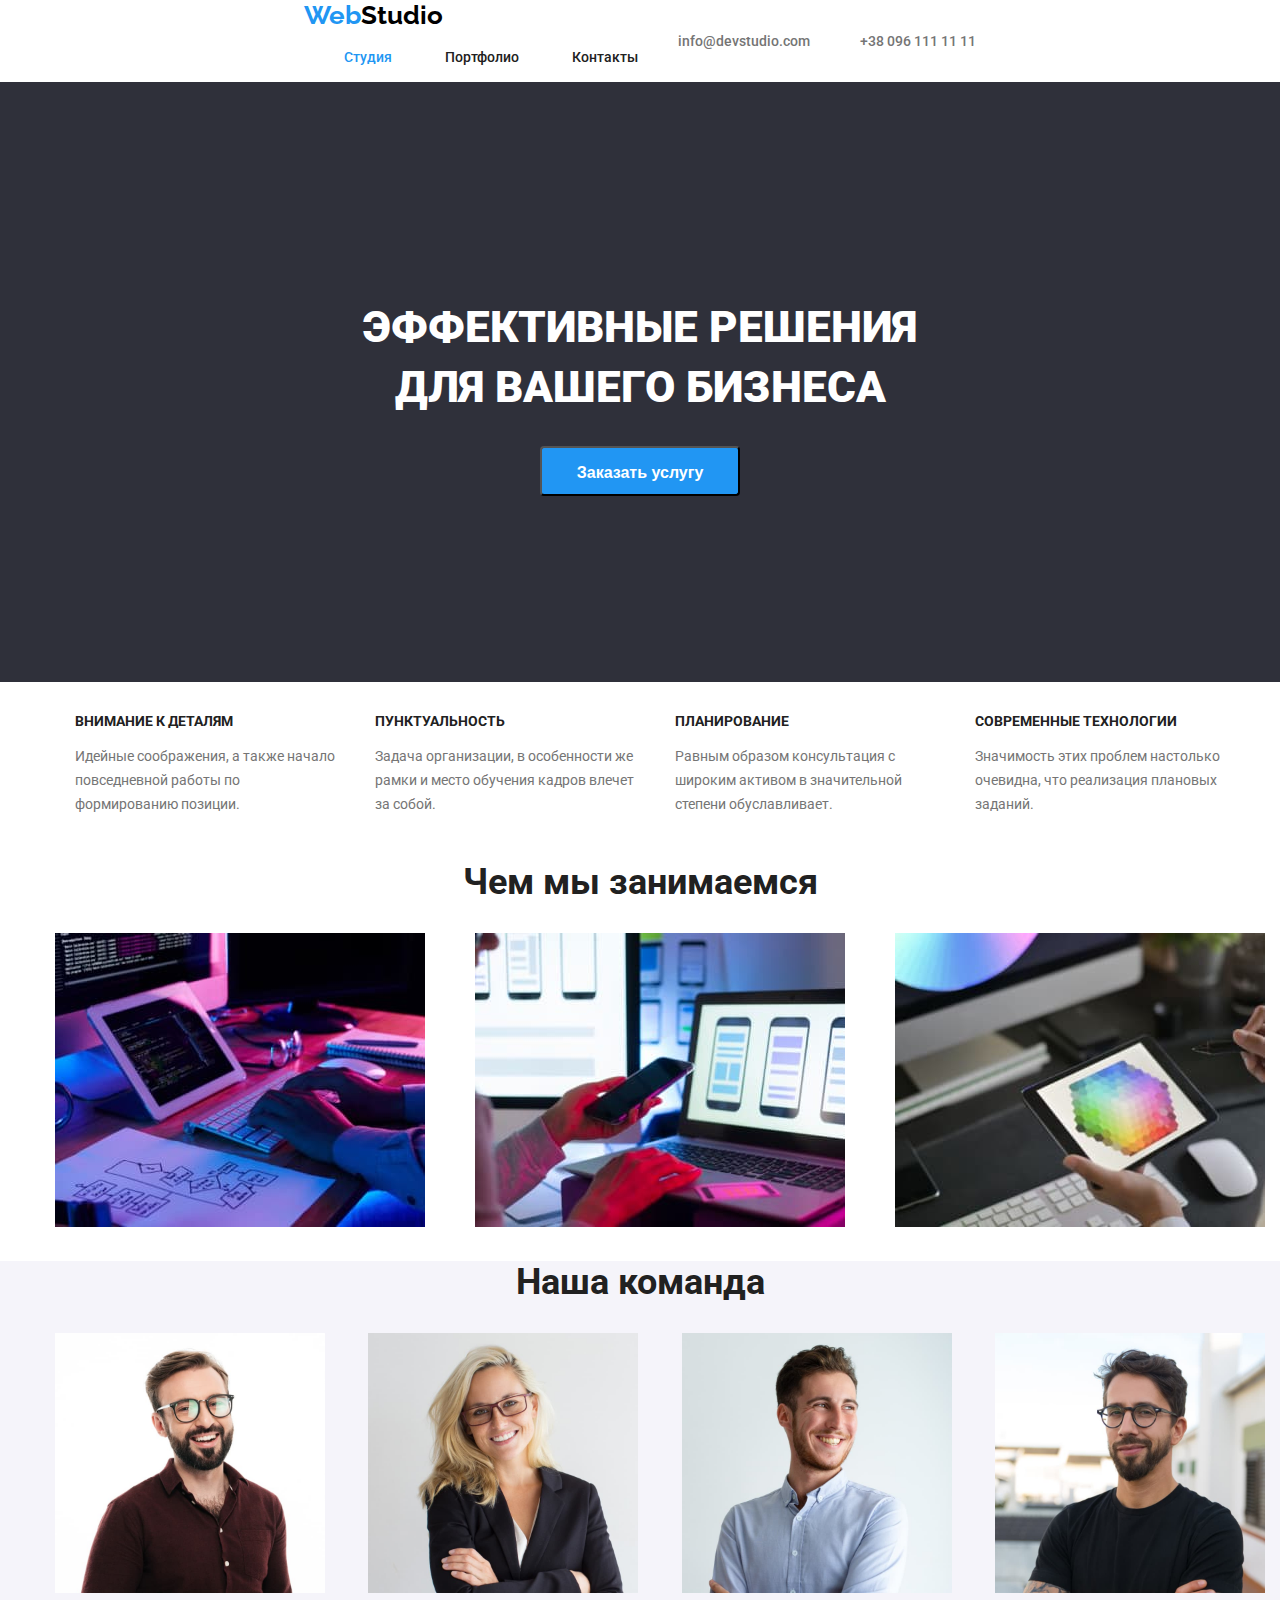
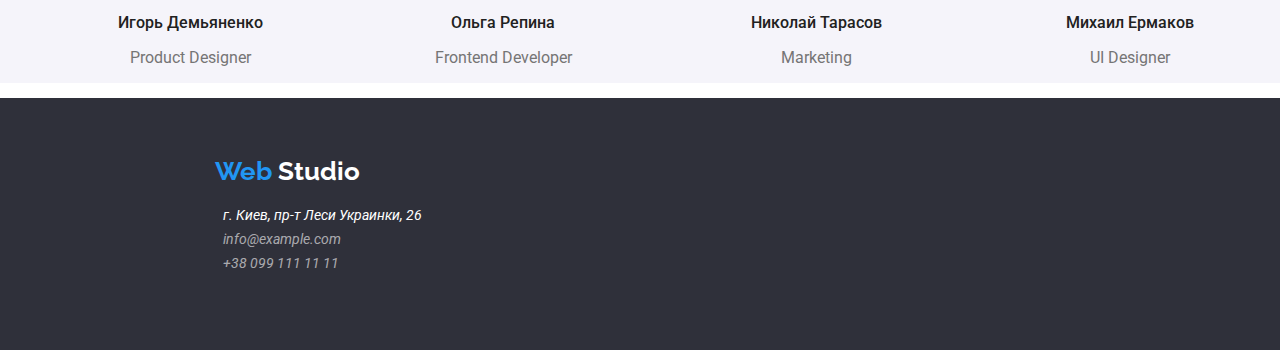
<file: index.html>
<!DOCTYPE html>
<html lang="ru">
  <head>
    <meta charset="UTF-8" />
    <meta http-equiv="X-UA-Compatible" content="IE=edge" />
    <meta name="viewport" content="width=device-width, initial-scale=1.0" />
    <title>ДЗ№1 "Студия" Силаев Юрий</title>
    <link rel="preconnect" href="https://fonts.googleapis.com" />
    <link rel="preconnect" href="https://fonts.gstatic.com" crossorigin />
    <link
      href="https://fonts.googleapis.com/css2?family=Oleo+Script&family=Raleway:wght@700&family=Roboto:ital,wght@0,500;0,700;0,900;1,400&display=swap"
      rel="stylesheet"
    />
    <link rel="stylesheet" href="./styles/styles.css" />
  </head>
  <body>
    <header class="header">
      <!-- Навигация -->
      <nav>
        <a href="index.html" lang="en" title="Главная страница" class="logo">
          <span class="accent">Web</span>Studio
        </a>
        <ul class="list site-nav">
          <li><a class="link current" href="./index.html" title="Главная страница">Студия</a></li>
          <li><a class="link" href="./portfolio.html" title="Наши работы">Портфолио</a></li>
          <li><a class="link" href="#contacts" title="Связаться с нами">Контакты</a></li>
        </ul>
      </nav>

      <!-- Контакты -->
      <ul class="list headercontacts">
        <li>
          <a
            class="link mail"
            href="mailto:info@devstudio.com"
            target="_blank"
            rel="noreferrer noopener nofollow"
            title="Написать нам"
            >info@devstudio.com</a
          >
        </li>
        <li>
          <a
            class="link tel"
            href="tel:+380961111111"
            target="_blank"
            rel="noreferrer noopener nofollow"
            title="Позвонить нам"
            >+38 096 111 11 11</a
          >
        </li>
      </ul>
    </header>
    <main>
      <!-- Герой -->
      <section class="hero">
        <h1 class="hero-title">
          Эффективные решения <br />
          для вашего бизнеса
        </h1>
        <button class="button" type="button">Заказать услугу</button>
      </section>
      <!-- Особенности -->
      <section>
        <h2 class="title" hidden>Особенности></h2>
        <ul class="list postlist">
          <li>
            <h3 class="posttitle">Внимание к деталям</h3>
            <p class="post">
              Идейные соображения, а также начало повседневной работы по формированию позиции.
            </p>
          </li>
          <li>
            <h3 class="posttitle">Пунктуальность</h3>
            <p class="post">
              Задача организации, в особенности же рамки и место обучения кадров влечет за собой.
            </p>
          </li>
          <li>
            <h3 class="posttitle">Планирование</h3>
            <p class="post">
              Равным образом консультация с широким активом в значительной степени обуславливает.
            </p>
          </li>
          <li>
            <h3 class="posttitle">Современные технологии</h3>
            <p class="post">
              Значимость этих проблем настолько очевидна, что реализация плановых заданий.
            </p>
          </li>
        </ul>
      </section>
      <!-- Чем мы занимаемся -->
      <section>
        <h2 class="title">Чем мы занимаемся</h2>
        <ul class="list worklist">
          <li><img src="./images/img1.jpg" alt="Разработка ПО" width="370" /></li>
          <li><img src="./images/img2.jpg" alt="Тестирование приложения" width="370" /></li>
          <li><img src="./images/img3.jpg" alt="Работа с палитрой цветов" width="370" /></li>
        </ul>
      </section>
      <!-- Наша команда -->
      <section class="team">
        <h2 class="title">Наша команда</h2>
        <ul class="list teamlist">
          <li>
            <img src="./images/photo(4).jpg" lang="en" alt="Product Designer" width="270" />
            <h3 class="name">Игорь Демьяненко</h3>
            <p class="position" lang="en">Product Designer</p>
          </li>
          <li>
            <img src="./images/photo(1).jpg" lang="en" alt="Frontend Developer" width="270" />
            <h3 class="name">Ольга Репина</h3>
            <p class="position" lang="en">Frontend Developer</p>
          </li>
          <li>
            <img src="./images/photo(2).jpg" lang="en" alt="Marketing" width="270" />
            <h3 class="name">Николай Тарасов</h3>
            <p class="position" lang="en">Marketing</p>
          </li>
          <li>
            <img src="./images/photo(3).jpg" lang="en" alt="UI Designer" width="270" />
            <h3 class="name">Михаил Ермаков</h3>
            <p class="position" lang="en">UI Designer</p>
          </li>
        </ul>
      </section>
    </main>
    <footer class="footer">
      <a href="index.html" lang="en" title="Главная страница" class="logo">
        <span class="accent">Web</span>
        Studio
      </a>
      <!-- Контакты -->
      <address id="contacts">
        <ul class="list footerlist">
          <li>
            <a
              class="link address"
              href="https://goo.gl/maps/2zWvDvRxsybx85RQ7"
              target="_blank"
              rel="noreferrer noopener nofollow"
              title="Открыть карты"
              >г. Киев, пр-т Леси Украинки, 26
            </a>
          </li>
          <li class="footercontacts">
            <a
              class="link contacts"
              href="mailto:info@example.com"
              target="_blank"
              rel="noreferrer noopener nofollow"
              title="Написать нам"
              >info@example.com</a
            >
          </li>
          <li class="footercontacts">
            <a
              class="link contacts"
              href="tel:+380991111111"
              target="_blank"
              rel="noreferrer noopener nofollow"
              title="Позвонить нам"
              >+38 099 111 11 11</a
            >
          </li>
        </ul>
      </address>
    </footer>
  </body>
</html>
</file>
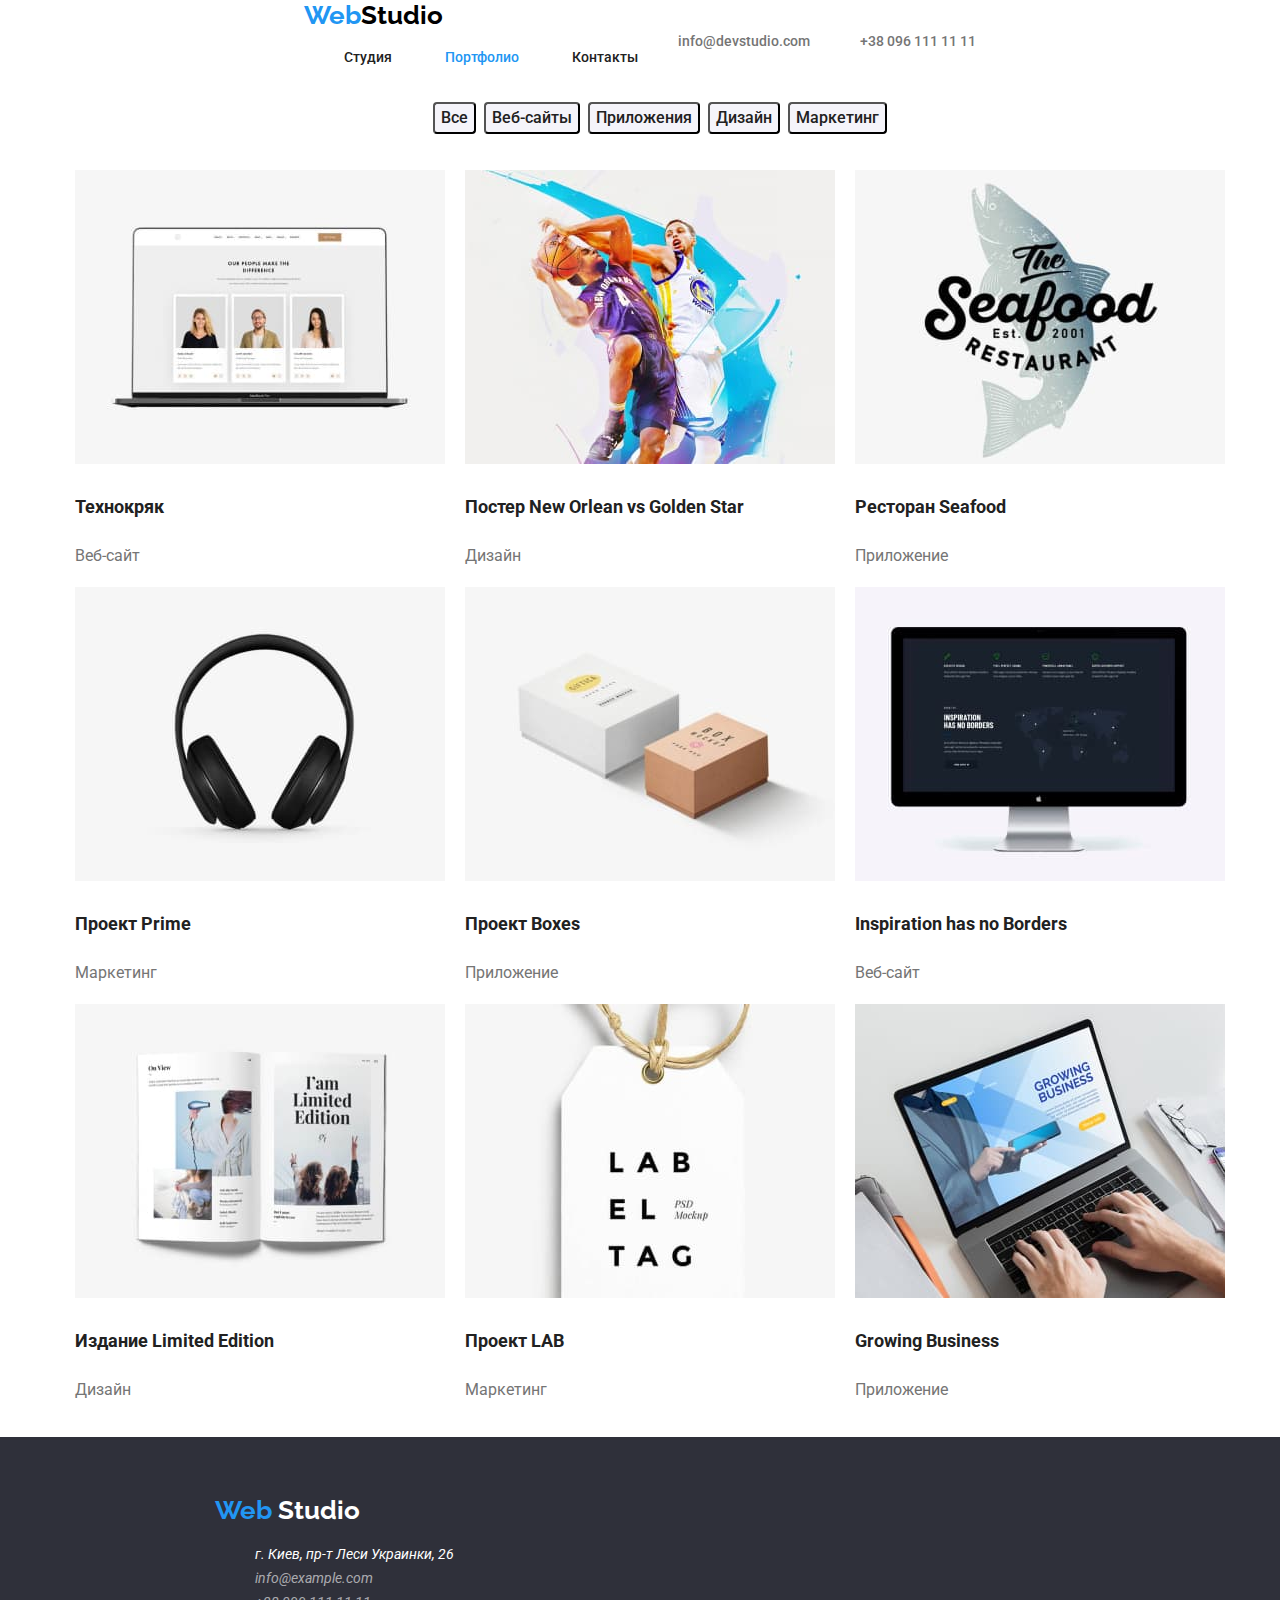
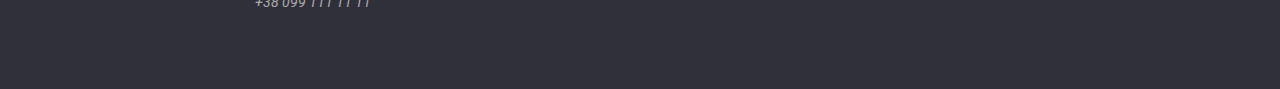
<file: portfolio.html>
<!DOCTYPE html>
<html lang="ru">
  <head>
    <meta charset="UTF-8" />
    <meta http-equiv="X-UA-Compatible" content="IE=edge" />
    <meta name="viewport" content="width=device-width, initial-scale=1.0" />
    <title>ДЗ№2 "Портфолио" Силаев Юрий</title>
    <link rel="preconnect" href="https://fonts.googleapis.com" />
    <link rel="preconnect" href="https://fonts.gstatic.com" crossorigin />
    <link
      href="https://fonts.googleapis.com/css2?family=Oleo+Script&family=Raleway:wght@700&family=Roboto:ital,wght@0,500;0,700;0,900;1,400&display=swap"
      rel="stylesheet"
    />
    <link rel="stylesheet" href="./styles/styles.css" />
  </head>
  <body>
    <header class="header">
      <!-- Навигация -->
      <nav>
        <a href="index.html" lang="en" title="Главная страница" class="logo">
          <span class="accent">Web</span>Studio
        </a>
        <ul class="list site-nav">
          <li><a class="link" href="./index.html" title="Главная страница">Студия</a></li>
          <li><a class="link current" href="./portfolio.html" title="Наши работы">Портфолио</a></li>
          <li><a class="link" href="#contacts" title="Связаться с нами">Контакты</a></li>
        </ul>
      </nav>

      <!-- Контакты -->
      <ul class="list headercontacts">
        <li>
          <a
            class="link mail"
            href="mailto:info@devstudio.com"
            target="_blank"
            rel="noreferrer noopener nofollow"
            title="Написать нам"
            >info@devstudio.com</a
          >
        </li>
        <li>
          <a
            class="link tel"
            href="tel:+380961111111"
            target="_blank"
            rel="noreferrer noopener nofollow"
            title="Позвонить нам"
            >+38 096 111 11 11</a
          >
        </li>
      </ul>
    </header>
    <main class="mainpage">
      <h1 hidden>Наши работы</h1>
      <!-- Фильтр работ -->
      <ul class="list buttonlist">
        <li><button class="filter-button" type="button">Все</button></li>
        <li><button class="filter-button" type="button">Веб-сайты</button></li>
        <li><button class="filter-button" type="button">Приложения</button></li>
        <li><button class="filter-button" type="button">Дизайн</button></li>
        <li><button class="filter-button" type="button">Маркетинг</button></li>
      </ul>
      <!-- Примеры работ -->
      <ul class="list work-examples">
        <li>
          <a class="worklink" href="">
            <img src="./images/img11.jpg" alt="ноутбук Технокряк" width="370" />
            <h2 class="work-title">Технокряк</h2>
            <p class="work-post">Веб-сайт</p>
          </a>
        </li>
        <li>
          <a class="worklink" href="">
            <img src="./images/img12.jpg" alt="Постер New Orlean vs Golden Star" width="370" />
            <h2 class="work-title">Постер New Orlean vs Golden Star</h2>
            <p class="work-post">Дизайн</p>
          </a>
        </li>
        <li>
          <a class="worklink" href="">
            <img src="./images/img13.jpg" alt="лого Ресторан Seafood" width="370" />
            <h2 class="work-title">Ресторан Seafood</h2>
            <p class="work-post">Приложение</p>
          </a>
        </li>
        <li>
          <a class="worklink" href="">
            <img src="./images/img21.jpg" alt="Наушники" width="370" />
            <h2 class="work-title">Проект Prime</h2>
            <p class="work-post">Маркетинг</p>
          </a>
        </li>
        <li>
          <a class="worklink" href="">
            <img src="./images/img22.jpg" alt="Упаковка-коробка" width="370" />
            <h2 class="work-title">Проект Boxes</h2>
            <p class="work-post">Приложение</p>
          </a>
        </li>
        <li>
          <a class="worklink" href="">
            <img src="./images/img23.jpg" alt="iMac с веб-сайтом" width="370" />
            <h2 class="work-title">Inspiration has no Borders</h2>
            <p class="work-post">Веб-сайт</p>
          </a>
        </li>
        <li>
          <a class="worklink" href="">
            <img src="./images/img31.jpg" alt="Журнал" width="370" />
            <h2 class="work-title">Издание Limited Edition</h2>
            <p class="work-post">Дизайн</p>
          </a>
        </li>
        <li>
          <a class="worklink" href="">
            <img src="./images/img32.jpg" alt="Бирка" width="370" />
            <h2 class="work-title">Проект LAB</h2>
            <p class="work-post">Маркетинг</p>
          </a>
        </li>
        <li>
          <a class="worklink" href="">
            <img src="./images/img33.jpg" alt="Работа за ноутбуком" width="370" />
            <h2 class="work-title">Growing Business</h2>
            <p class="work-post">Приложение</p>
          </a>
        </li>
      </ul>
    </main>
    <footer class="footer">
      <a href="index.html" lang="en" title="Главная страница" class="logo">
        <span class="accent">Web</span>
        Studio
      </a>
      <!-- Контакты -->
      <address id="contacts">
        <ul class="list">
          <li>
            <a
              class="link address"
              href="https://goo.gl/maps/2zWvDvRxsybx85RQ7"
              target="_blank"
              rel="noreferrer noopener nofollow"
              title="Открыть карты"
              >г. Киев, пр-т Леси Украинки, 26
            </a>
          </li>
          <li class="footercontacts">
            <a
              class="link contacts"
              href="mailto:info@example.com"
              target="_blank"
              rel="noreferrer noopener nofollow"
              title="Написать нам"
              >info@example.com</a
            >
          </li>
          <li class="footercontacts">
            <a
              class="link contacts"
              href="tel:+380991111111"
              target="_blank"
              rel="noreferrer noopener nofollow"
              title="Позвонить нам"
              >+38 099 111 11 11</a
            >
          </li>
        </ul>
      </address>
    </footer>
  </body>
</html>
</file>
<file: styles/styles.css>
/* ПАЛИТРА цветов: */

/* цвет основного текста #757575 */
/* цвет текста заголовков(вторичный) #212121 */
/* цвет лого в хедере #000000 */
/* цвет контактов в футере rgba(255, 255, 255, 0.6) */

/* основной цвет фона  #FFFFFF*/
/* вторичный цвет фона  #2F303A*/
/* третичный цвет фона  #F5F4FA*/

/* акцентный цвет  #2196F3*/

:root {
    --primery-text-color: #757575;
    --title-color: #212121;
    --accent-color: #2196F3;
}

body {
    background-color: #FFFFFF;
    color: #757575;
    font-family: 'Roboto', sans-serif;
    margin: auto;
}

.list {
    list-style: none;
}

.link {

    text-decoration: none;

}

.logo {
    color: black;

    font-family: 'Raleway';
    font-weight: 700;
    font-size: 26px;
    line-height: 31px;
    letter-spacing: 0.03;

    text-decoration: none;
    margin-right: 93px;

}

.logo .accent {
    color: var(--accent-color);
}

.list.site-nav .link {
    font-weight: 500;
    font-size: 14px;
    line-height: 16px;
    letter-spacing: 1.14;

    color: var(--title-color);
}

.list.headercontacts {
    font-weight: 500;
    font-size: 14px;
    line-height: 16px;
    letter-spacing: 1.14;

    color: var(--primery-text-color);
}

.hero {
    background-color: #2F303A;
    color: #FFFFFF;
    height: 600px;
    display: flex;
    flex-direction: column;
    justify-content: center;
    align-items: center;

}

.hero-title {
    font-weight: 900;
    font-size: 44px;
    line-height: 60px;

    text-align: center;
    letter-spacing: 1.36;
    text-transform: uppercase;

    color: #FFFFFF;
}

.button {
    color: #FFFFFF;
    background-color: var(--accent-color);
    width: 200px;
    height: 50px;
    font-weight: 700;
    font-size: 16px;
    line-height: 30px;
    display: flex;
    flex-direction: column;
    align-items: center;
    text-align: center;
    letter-spacing: 1.9;
    border-radius: 4px;
    padding: 10px 32px 10px 32px;
    cursor: pointer;
}

.title {
    font-weight: 700;
    font-size: 36px;
    line-height: 42px;
    text-align: center;
    letter-spacing: 1.17;

    color: var(--title-color);
}

.posttitle {
    font-weight: 700;
    font-size: 14px;
    line-height: 16px;
    letter-spacing: 1.14;
    text-transform: uppercase;

    color: var(--title-color);
    width: 270px;
    margin: 15px;
}

.post {
    font-size: 14px;
    line-height: 24px;
    letter-spacing: 1.7;
    width: 270px;
    margin: 15px;
}

.postlist {
    display: flex;
    justify-content: center;

}

.worklist {
    display: flex;
    justify-content: space-between;
    margin: 15px;
}

.team {
    background-color: #F5F4FA;
}

.teamlist {
    display: flex;
    justify-content: space-between;
    margin: 15px;
}

.name {
    font-weight: 500;
    font-size: 16px;
    line-height: 19px;
    text-align: center;
    letter-spacing: 1.19;

    color: var(--title-color);
}

.position {
    font-size: 16px;
    line-height: 19px;
    text-align: center;
    letter-spacing: 1.19;
}

.footer {
    background-color: #2F303A;
    color: #FFFFFF;
    height: 252px;
    display: flex;
    flex-direction: column;
    justify-content: center;
    padding-left: 215px;
}

.footer .logo {
    color: #FFFFFF;
}

.footerlist {
    margin-left: -32px;
}

.footercontacts .link.contacts {
    font-family: 'Roboto';
    font-size: 14px;
    line-height: 24px;
    letter-spacing: 1.7;

    color: rgba(255, 255, 255, 0.6);
}

.work-title {
    font-weight: 700;
    font-size: 18px;
    line-height: 36px;
    letter-spacing: 2;

    color: var(--title-color);
}

.work-post {
    font-size: 16px;
    line-height: 30px;
    letter-spacing: 1.9;
}

.filter-button {
    font-family: 'Roboto';
    font-weight: 500;
    font-size: 16px;
    line-height: 26px;
    text-align: center;
    letter-spacing: 1.6;
    border-radius: 4px;
    margin: 4px;
    cursor: pointer;

    color: var(--title-color);
    background-color: #F5F4FA;



}

.filter-button:focus {
    background-color: var(--accent-color);
    color: #FFFFFF;
    border-radius: 4px;
}

.site-nav .link.current {
    color: var(--accent-color);
}

.link.address {
    font-family: 'Roboto';
    font-size: 14px;
    line-height: 24px;
    letter-spacing: 1.7;

    color: #FFFFFF;
}

.site-nav {
    width: 294px;
    display: flex;
    justify-content: space-between;
}

.headercontacts {
    display: flex;
}

.header {
    display: flex;
    justify-content: center;
    align-items: center;
}

.link.tel {
    margin-left: 50px;
    color: var(--primery-text-color);
}

.link.mail {
    color: var(--primery-text-color);

}


.mainpage {
    margin: auto;
    display: flex;
    flex-direction: column;
    justify-content: center;
    align-items: center;


}

.buttonlist {
    width: 611px;
    display: flex;
    justify-content: center;


}

.work-examples {
    width: 1170px;
    display: grid;
    grid-template-columns: 1fr 1fr 1fr;


}

.link:hover,
.link:focus {
    color: var(--accent-color);

}

.worklink {
    text-decoration: none;
    color: var(--primery-text-color);
    font-size: 16px;
    line-height: 30px;
    letter-spacing: 1.9;
}
</file>
